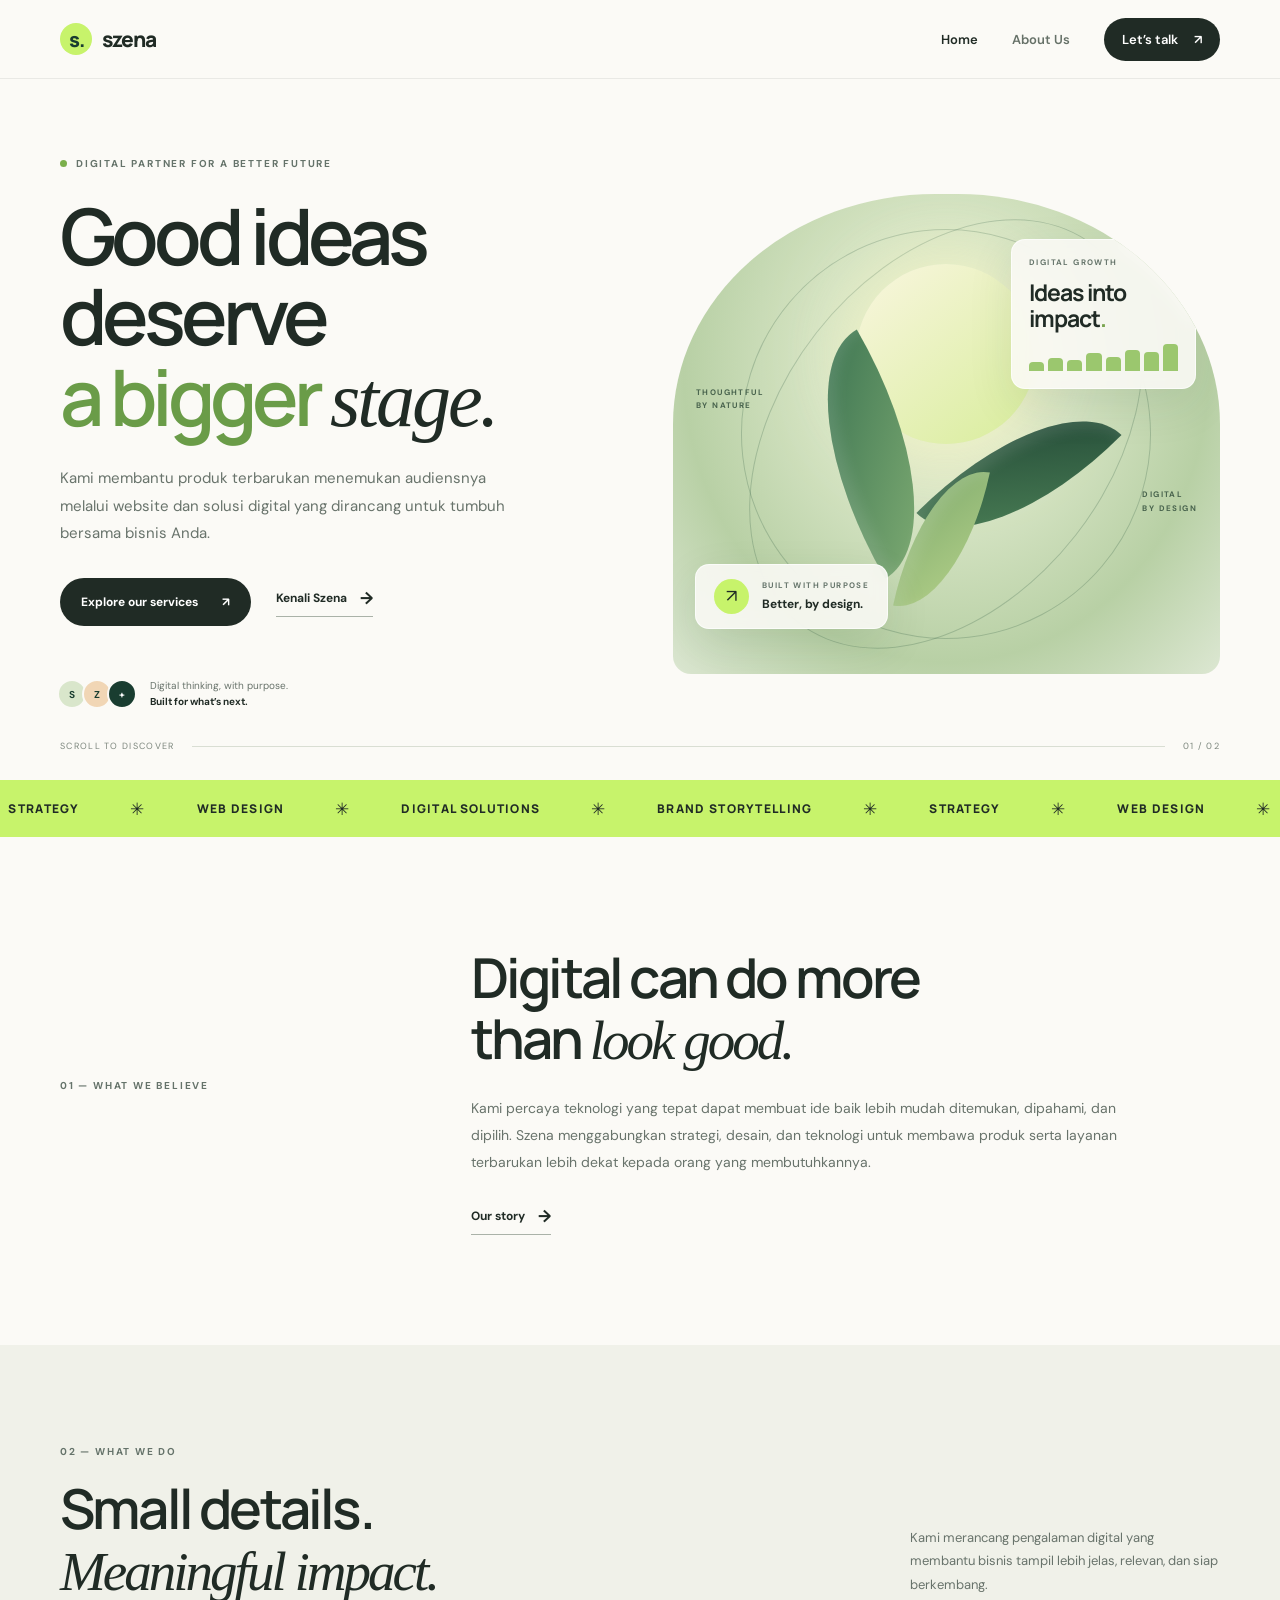
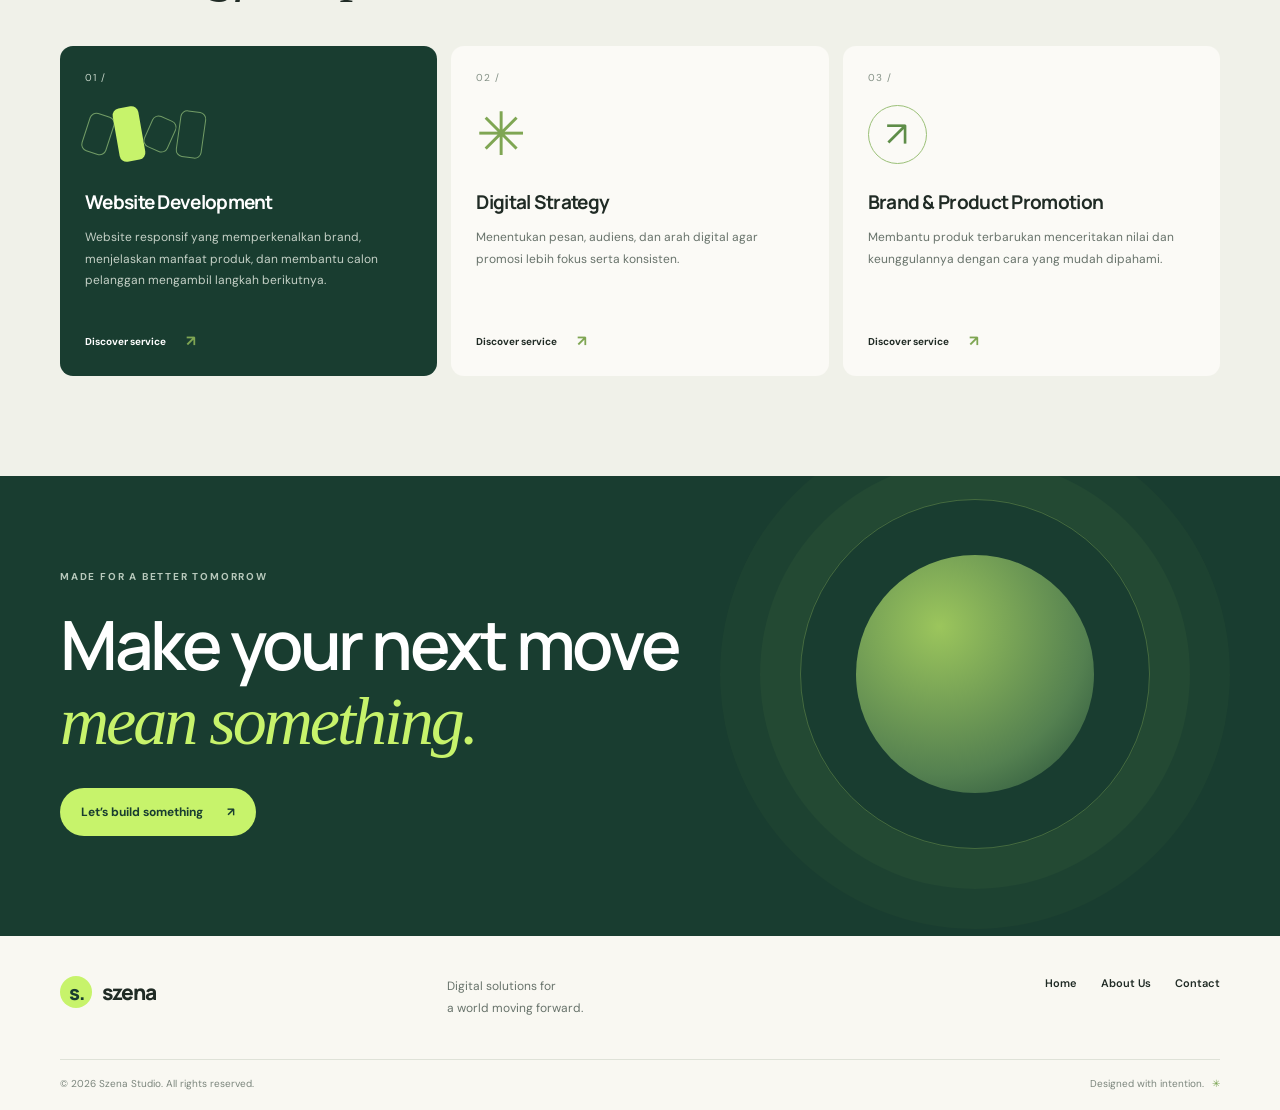
<file: index.html>
<!DOCTYPE html>
<html lang="id">
<head>
  <meta charset="UTF-8">
  <meta name="viewport" content="width=device-width, initial-scale=1.0">
  <meta name="description" content="Szena membantu brand produk terbarukan berkembang melalui website, strategi digital, dan pengalaman online yang berdampak.">
  <title>Szena — Digital, Made Meaningful</title>
  <link rel="preconnect" href="https://fonts.googleapis.com">
  <link rel="preconnect" href="https://fonts.gstatic.com" crossorigin>
  <link href="https://fonts.googleapis.com/css2?family=DM+Sans:wght@400;500;600;700&family=Manrope:wght@400;500;600;700;800&display=swap" rel="stylesheet">
  <link rel="stylesheet" href="style.css">
  <script src="script.js" defer></script>
</head>
<body>
  <header class="site-header">
    <div class="container nav-wrap">
      <a class="brand" href="index.html" aria-label="Szena Home"><span class="brand-mark">s.</span><span>szena</span></a>
      <button class="menu-toggle" type="button" aria-label="Buka menu" aria-expanded="false" aria-controls="main-nav"><span></span><span></span></button>
      <nav class="main-nav" id="main-nav" aria-label="Navigasi utama">
        <a class="nav-link active" href="index.html" aria-current="page">Home</a>
        <a class="nav-link" href="about.html">About Us</a>
        <a class="nav-cta" href="about.html#contact">Let’s talk <span aria-hidden="true">↗</span></a>
      </nav>
    </div>
  </header>

  <main>
    <section class="hero section-pad">
      <div class="container hero-grid">
        <div class="hero-copy">
          <p class="eyebrow"><span class="eyebrow-dot"></span> DIGITAL PARTNER FOR A BETTER FUTURE</p>
          <h1>Good ideas deserve<br><span class="text-green">a bigger</span> <span class="serif-word">stage.</span></h1>
          <p class="hero-lead">Kami membantu produk terbarukan menemukan audiensnya melalui website dan solusi digital yang dirancang untuk tumbuh bersama bisnis Anda.</p>
          <div class="hero-actions">
            <a class="button button-dark" href="about.html#services">Explore our services <span aria-hidden="true">↗</span></a>
            <a class="text-link" href="about.html">Kenali Szena <span aria-hidden="true">→</span></a>
          </div>
          <div class="hero-proof"><div class="avatar-stack" aria-hidden="true"><span>S</span><span>Z</span><span>+</span></div><p>Digital thinking, with purpose.<br><strong>Built for what’s next.</strong></p></div>
        </div>
        <div class="hero-art" aria-label="Ilustrasi abstrak pertumbuhan dan teknologi">
          <div class="art-orbit orbit-one"></div><div class="art-orbit orbit-two"></div>
          <div class="art-sun"></div>
          <div class="art-leaf leaf-one"></div><div class="art-leaf leaf-two"></div><div class="art-leaf leaf-three"></div>
          <div class="art-card card-top"><span class="mini-label">DIGITAL GROWTH</span><strong>Ideas into<br>impact<span>.</span></strong><div class="sparkline"><i></i><i></i><i></i><i></i><i></i><i></i><i></i><i></i></div></div>
          <div class="art-card card-bottom"><span class="card-icon">↗</span><div><span class="mini-label">BUILT WITH PURPOSE</span><strong>Better, by design.</strong></div></div>
          <span class="art-caption caption-left">THOUGHTFUL<br>BY NATURE</span><span class="art-caption caption-right">DIGITAL<br>BY DESIGN</span>
        </div>
      </div>
      <div class="container hero-bottom"><span>SCROLL TO DISCOVER</span><span class="scroll-line"></span><span>01 / 02</span></div>
    </section>

    <section class="marquee" aria-label="Layanan Szena"><div class="marquee-track"><span>STRATEGY</span><b>✳</b><span>WEB DESIGN</span><b>✳</b><span>DIGITAL SOLUTIONS</span><b>✳</b><span>BRAND STORYTELLING</span><b>✳</b><span>STRATEGY</span><b>✳</b><span>WEB DESIGN</span><b>✳</b></div></section>

    <section class="intro section-pad">
      <div class="container intro-grid">
        <p class="eyebrow">01 — WHAT WE BELIEVE</p>
        <div><h2>Digital can do more<br>than <span class="serif-word">look good.</span></h2><p class="section-copy">Kami percaya teknologi yang tepat dapat membuat ide baik lebih mudah ditemukan, dipahami, dan dipilih. Szena menggabungkan strategi, desain, dan teknologi untuk membawa produk serta layanan terbarukan lebih dekat kepada orang yang membutuhkannya.</p><a class="text-link" href="about.html">Our story <span aria-hidden="true">→</span></a></div>
      </div>
    </section>

    <section class="services-section section-pad" id="services">
      <div class="container">
        <div class="section-heading"><div><p class="eyebrow">02 — WHAT WE DO</p><h2>Small details.<br><span class="serif-word">Meaningful impact.</span></h2></div><p>Kami merancang pengalaman digital yang membantu bisnis tampil lebih jelas, relevan, dan siap berkembang.</p></div>
        <div class="service-grid">
          <article class="service-card service-featured"><div class="service-number">01 /</div><div class="service-symbol symbol-web"><span></span><span></span><span></span><span></span></div><h3>Website Development</h3><p>Website responsif yang memperkenalkan brand, menjelaskan manfaat produk, dan membantu calon pelanggan mengambil langkah berikutnya.</p><a href="about.html#services" aria-label="Pelajari layanan Website Development">Discover service <span>↗</span></a></article>
          <article class="service-card"><div class="service-number">02 /</div><div class="service-symbol symbol-strategy">✳</div><h3>Digital Strategy</h3><p>Menentukan pesan, audiens, dan arah digital agar promosi lebih fokus serta konsisten.</p><a href="about.html#services" aria-label="Pelajari layanan Digital Strategy">Discover service <span>↗</span></a></article>
          <article class="service-card"><div class="service-number">03 /</div><div class="service-symbol symbol-growth"><span>↗</span></div><h3>Brand & Product Promotion</h3><p>Membantu produk terbarukan menceritakan nilai dan keunggulannya dengan cara yang mudah dipahami.</p><a href="about.html#services" aria-label="Pelajari layanan Brand and Product Promotion">Discover service <span>↗</span></a></article>
        </div>
      </div>
    </section>

    <section class="statement-section"><div class="container statement-inner"><p class="eyebrow">MADE FOR A BETTER TOMORROW</p><h2>Make your next move<br><span class="serif-word">mean something.</span></h2><a class="button button-light" href="about.html#contact">Let’s build something <span>↗</span></a><div class="statement-orb"></div></div></section>
  </main>

  <footer class="site-footer"><div class="container footer-top"><a class="brand brand-footer" href="index.html"><span class="brand-mark">s.</span><span>szena</span></a><p>Digital solutions for<br>a world moving forward.</p><div class="footer-links"><a href="index.html">Home</a><a href="about.html">About Us</a><a href="about.html#contact">Contact</a></div></div><div class="container footer-bottom"><span>© <span data-year></span> Szena Studio. All rights reserved.</span><span>Designed with intention. <span class="footer-heart">✳</span></span></div></footer>
</body>
</html>
</file>
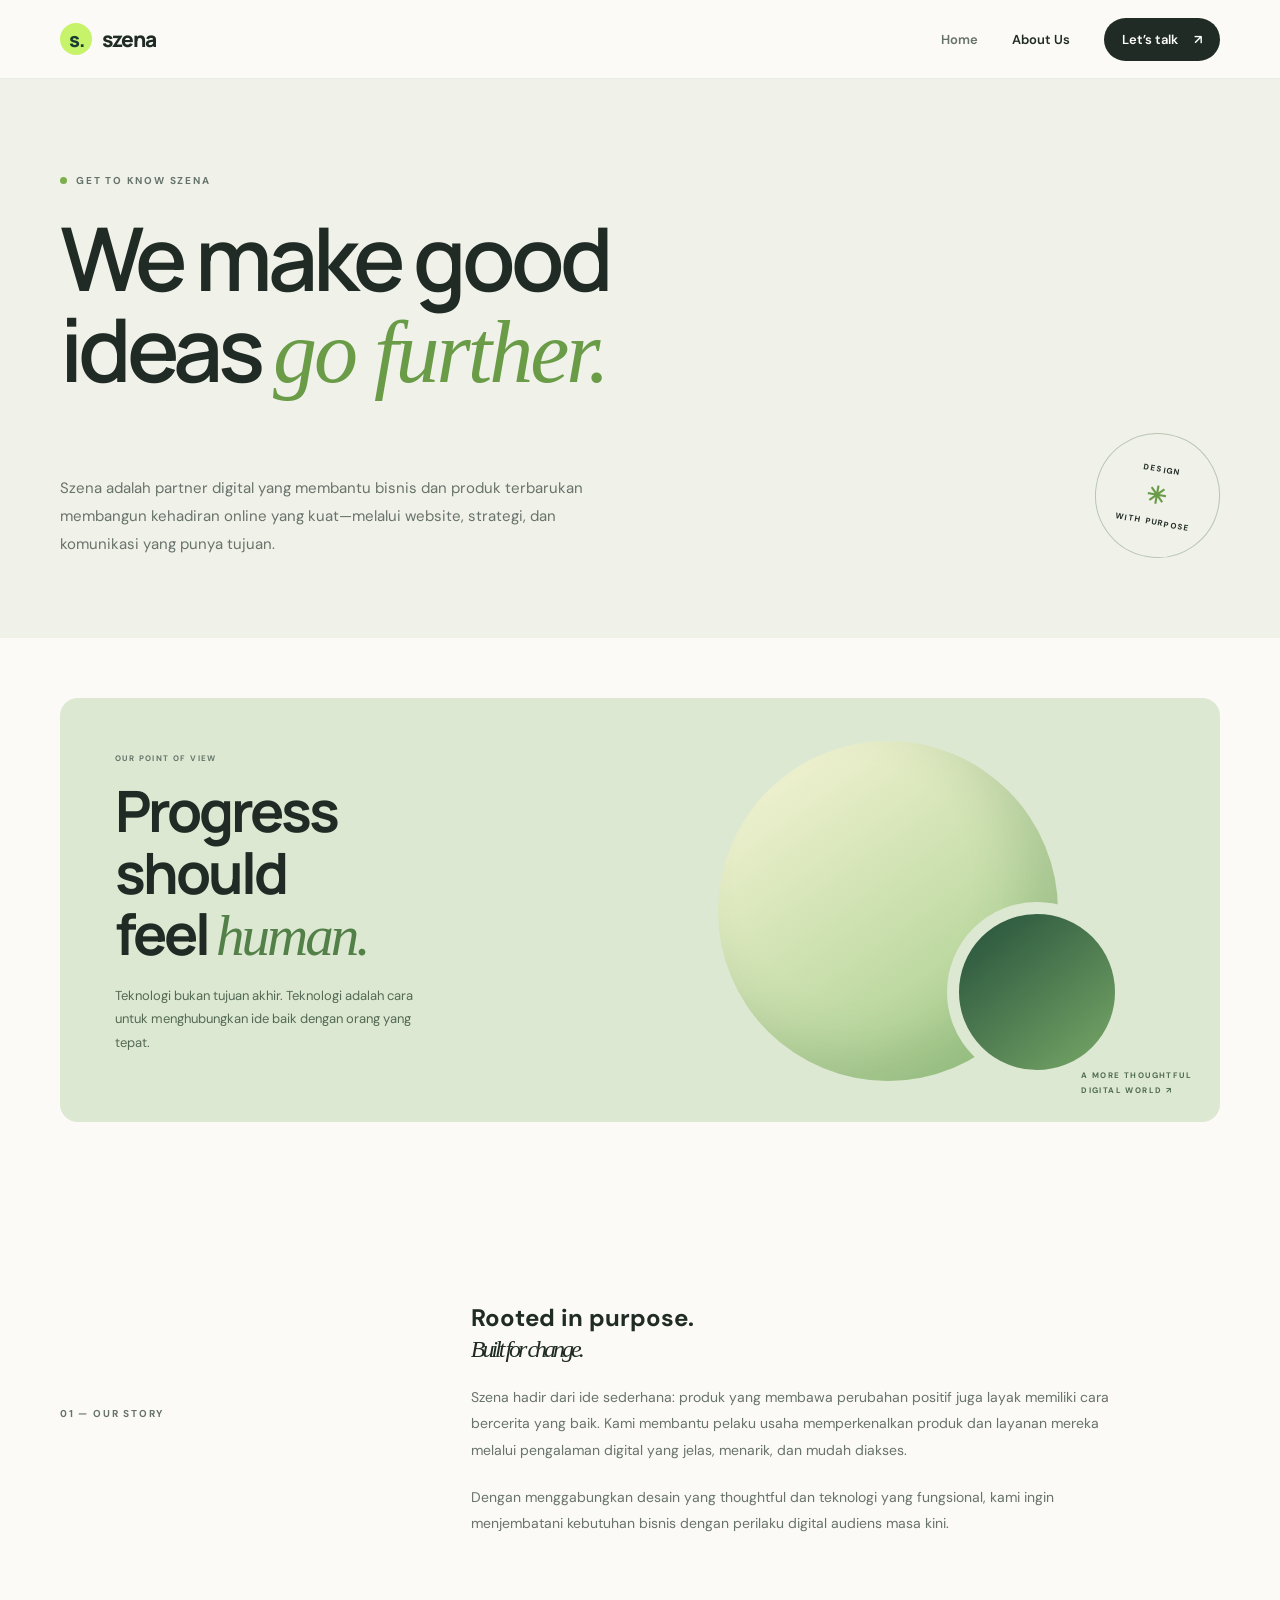
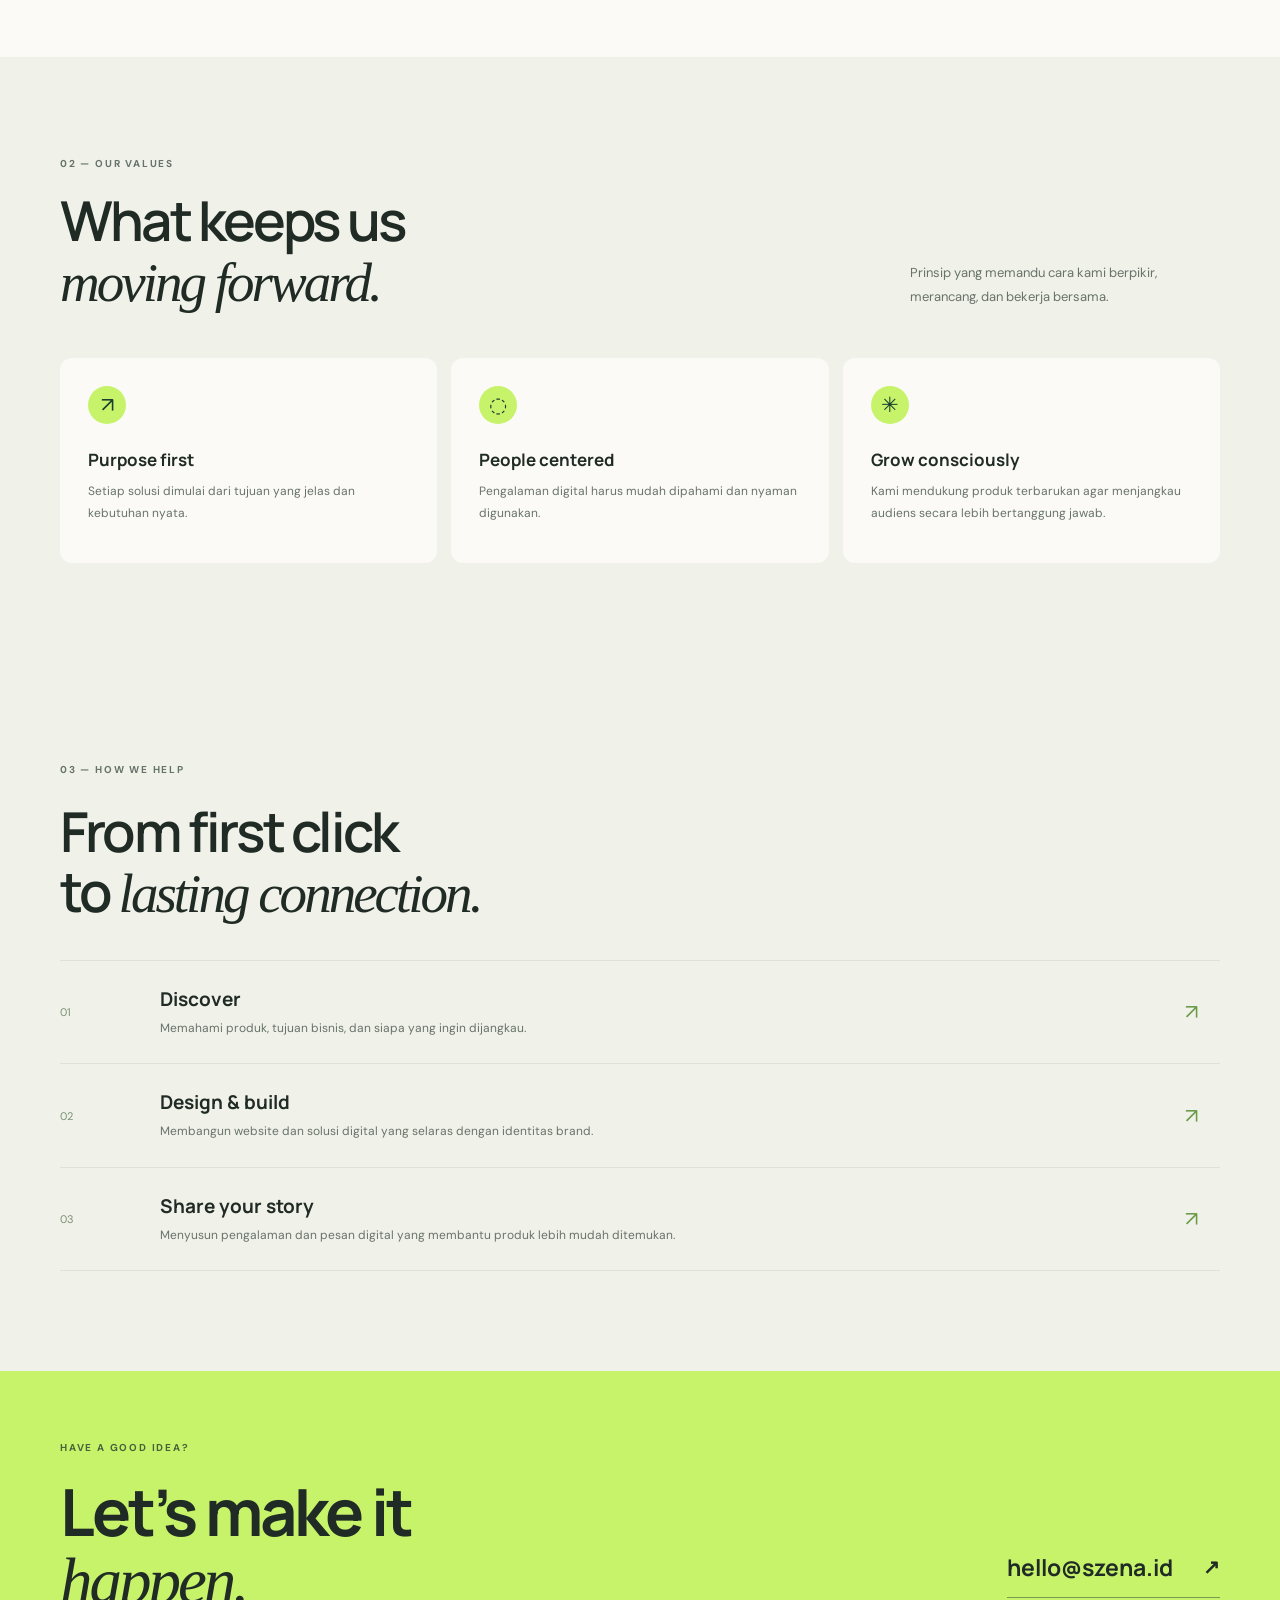
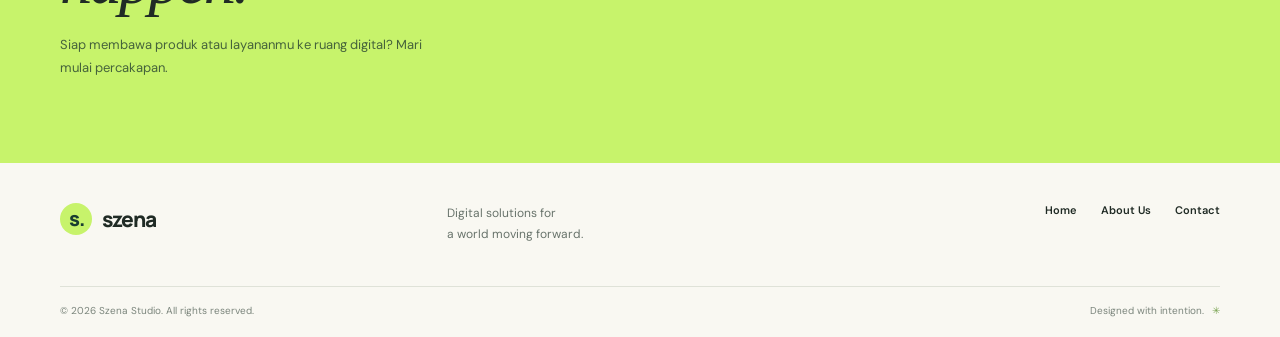
<file: about.html>
<!DOCTYPE html>
<html lang="id">
<head>
  <meta charset="UTF-8">
  <meta name="viewport" content="width=device-width, initial-scale=1.0">
  <meta name="description" content="Kenali Szena, partner digital untuk website dan promosi produk terbarukan.">
  <title>About Us — Szena</title>
  <link rel="preconnect" href="https://fonts.googleapis.com">
  <link rel="preconnect" href="https://fonts.gstatic.com" crossorigin>
  <link href="https://fonts.googleapis.com/css2?family=DM+Sans:wght@400;500;600;700&family=Manrope:wght@400;500;600;700;800&display=swap" rel="stylesheet">
  <link rel="stylesheet" href="style.css">
  <script src="script.js" defer></script>
</head>
<body>
  <header class="site-header">
    <div class="container nav-wrap">
      <a class="brand" href="index.html" aria-label="Szena Home"><span class="brand-mark">s.</span><span>szena</span></a>
      <button class="menu-toggle" type="button" aria-label="Buka menu" aria-expanded="false" aria-controls="main-nav"><span></span><span></span></button>
      <nav class="main-nav" id="main-nav" aria-label="Navigasi utama">
        <a class="nav-link" href="index.html">Home</a>
        <a class="nav-link active" href="about.html" aria-current="page">About Us</a>
        <a class="nav-cta" href="#contact">Let’s talk <span aria-hidden="true">↗</span></a>
      </nav>
    </div>
  </header>

  <main>
    <section class="about-hero section-pad">
      <div class="container">
        <p class="eyebrow"><span class="eyebrow-dot"></span> GET TO KNOW SZENA</p>
        <h1>We make good<br>ideas <span class="serif-word">go further.</span></h1>
        <div class="about-hero-bottom"><p>Szena adalah partner digital yang membantu bisnis dan produk terbarukan membangun kehadiran online yang kuat—melalui website, strategi, dan komunikasi yang punya tujuan.</p><div class="about-stamp"><span>DESIGN</span><b>✳</b><span>WITH PURPOSE</span></div></div>
      </div>
    </section>

    <section class="about-visual-section"><div class="container about-visual"><div class="visual-copy"><span class="mini-label">OUR POINT OF VIEW</span><h2>Progress should<br>feel <span class="serif-word">human.</span></h2><p>Teknologi bukan tujuan akhir. Teknologi adalah cara untuk menghubungkan ide baik dengan orang yang tepat.</p></div><div class="visual-shape shape-big"></div><div class="visual-shape shape-small"></div><span class="visual-note">A MORE THOUGHTFUL<br>DIGITAL WORLD ↗</span></div></section>

    <section class="about-story section-pad"><div class="container intro-grid"><p class="eyebrow">01 — OUR STORY</p><div><h2>Rooted in purpose.<br><span class="serif-word">Built for change.</span></h2><p class="section-copy">Szena hadir dari ide sederhana: produk yang membawa perubahan positif juga layak memiliki cara bercerita yang baik. Kami membantu pelaku usaha memperkenalkan produk dan layanan mereka melalui pengalaman digital yang jelas, menarik, dan mudah diakses.</p><p class="section-copy">Dengan menggabungkan desain yang thoughtful dan teknologi yang fungsional, kami ingin menjembatani kebutuhan bisnis dengan perilaku digital audiens masa kini.</p></div></div></section>

    <section class="values-section section-pad"><div class="container"><div class="section-heading"><div><p class="eyebrow">02 — OUR VALUES</p><h2>What keeps us<br><span class="serif-word">moving forward.</span></h2></div><p>Prinsip yang memandu cara kami berpikir, merancang, dan bekerja bersama.</p></div><div class="values-grid"><article class="value-card"><span class="value-icon">↗</span><h3>Purpose first</h3><p>Setiap solusi dimulai dari tujuan yang jelas dan kebutuhan nyata.</p></article><article class="value-card"><span class="value-icon">◌</span><h3>People centered</h3><p>Pengalaman digital harus mudah dipahami dan nyaman digunakan.</p></article><article class="value-card"><span class="value-icon">✳</span><h3>Grow consciously</h3><p>Kami mendukung produk terbarukan agar menjangkau audiens secara lebih bertanggung jawab.</p></article></div></div></section>

    <section class="services-section section-pad" id="services"><div class="container"><p class="eyebrow">03 — HOW WE HELP</p><h2>From first click<br>to <span class="serif-word">lasting connection.</span></h2><div class="process-list"><article><span>01</span><div><h3>Discover</h3><p>Memahami produk, tujuan bisnis, dan siapa yang ingin dijangkau.</p></div><span class="process-arrow">↗</span></article><article><span>02</span><div><h3>Design & build</h3><p>Membangun website dan solusi digital yang selaras dengan identitas brand.</p></div><span class="process-arrow">↗</span></article><article><span>03</span><div><h3>Share your story</h3><p>Menyusun pengalaman dan pesan digital yang membantu produk lebih mudah ditemukan.</p></div><span class="process-arrow">↗</span></article></div></div></section>

    <section class="contact-section" id="contact"><div class="container contact-inner"><div><p class="eyebrow">HAVE A GOOD IDEA?</p><h2>Let’s make it<br><span class="serif-word">happen.</span></h2><p>Siap membawa produk atau layananmu ke ruang digital? Mari mulai percakapan.</p></div><a class="contact-link" href="mailto:hello@szena.id">hello@szena.id <span>↗</span></a></div></section>
  </main>

  <footer class="site-footer"><div class="container footer-top"><a class="brand brand-footer" href="index.html"><span class="brand-mark">s.</span><span>szena</span></a><p>Digital solutions for<br>a world moving forward.</p><div class="footer-links"><a href="index.html">Home</a><a href="about.html">About Us</a><a href="#contact">Contact</a></div></div><div class="container footer-bottom"><span>© <span data-year></span> Szena Studio. All rights reserved.</span><span>Designed with intention. <span class="footer-heart">✳</span></span></div></footer>
</body>
</html>
</file>
<file: style.css>
:root{--cream:#f5f3eb;--paper:#fbfaf6;--ink:#202b25;--muted:#68736b;--green:#c7f36b;--deep:#193d30;--line:#dfe2d8;--serif:Georgia,"Times New Roman",serif;--sans:"DM Sans",Arial,sans-serif;--display:"Manrope",Arial,sans-serif}*{box-sizing:border-box}html{scroll-behavior:smooth;scroll-padding-top:90px}body{margin:0;background:var(--paper);color:var(--ink);font-family:var(--sans);-webkit-font-smoothing:antialiased}a{color:inherit;text-decoration:none}button{font:inherit}.container{width:min(1160px,calc(100% - 64px));margin-inline:auto}.site-header{position:sticky;top:0;z-index:100;background:rgba(251,250,246,.92);backdrop-filter:blur(14px);border-bottom:1px solid rgba(32,43,37,.08)}.nav-wrap{height:78px;display:flex;align-items:center;justify-content:space-between}.brand{display:inline-flex;align-items:center;gap:10px;font-family:var(--display);font-size:21px;font-weight:800;letter-spacing:-1px}.brand-mark{display:grid;place-items:center;width:32px;height:32px;border-radius:50%;background:var(--green);font-size:20px;color:var(--deep)}.main-nav{display:flex;align-items:center;gap:34px;font-size:13px;font-weight:600}.nav-link{color:#667168;transition:color .2s}.nav-link:hover,.nav-link.active{color:var(--ink)}.nav-cta{background:var(--ink);color:white;padding:13px 18px;border-radius:30px;display:flex;gap:16px;align-items:center;transition:transform .2s,background .2s}.nav-cta:hover,.button:hover{transform:translateY(-2px);background:#355344}.menu-toggle{display:none;border:0;background:none;padding:8px;cursor:pointer}.menu-toggle span{display:block;width:23px;height:2px;background:var(--ink);margin:5px}.section-pad{padding:100px 0}.hero{padding:78px 0 28px;overflow:hidden}.hero-grid{display:grid;grid-template-columns:1.03fr .97fr;align-items:center;gap:32px;min-height:510px}.eyebrow{font-size:10px;letter-spacing:1.8px;font-weight:700;color:#65736a;margin:0 0 25px;display:flex;align-items:center;gap:9px}.eyebrow-dot{display:inline-block;width:7px;height:7px;border-radius:50%;background:#7baf4b}.hero h1,.about-hero h1{font-family:var(--display);font-size:clamp(48px,6.1vw,78px);line-height:1.03;letter-spacing:-5px;font-weight:600;margin:0 0 25px}.text-green{color:#6a9c48}.serif-word{font-family:var(--serif);font-style:italic;font-weight:400;letter-spacing:-3px}.hero-lead,.about-hero-bottom>p{max-width:475px;color:var(--muted);font-size:15px;line-height:1.85;margin:0}.hero-actions{display:flex;align-items:center;gap:25px;margin-top:30px}.button{display:inline-flex;align-items:center;gap:24px;border-radius:40px;padding:16px 21px;font-size:12px;font-weight:700;transition:transform .2s,background .2s}.button-dark{background:var(--ink);color:white}.button-light{background:var(--green);color:var(--deep)}.text-link{display:inline-flex;gap:13px;align-items:center;font-size:12px;font-weight:700;border-bottom:1px solid #aab2a8;padding-bottom:7px}.text-link span{font-size:17px}.hero-proof{display:flex;align-items:center;gap:13px;margin-top:52px}.avatar-stack{display:flex;padding-left:2px}.avatar-stack span{width:30px;height:30px;display:grid;place-items:center;border-radius:50%;border:2px solid var(--paper);margin-left:-5px;background:#d9e6cb;color:var(--deep);font-size:10px;font-weight:700}.avatar-stack span:nth-child(2){background:#f1d6b5}.avatar-stack span:nth-child(3){background:var(--deep);color:white}.hero-proof p{font-size:10px;line-height:1.6;color:var(--muted);margin:0}.hero-proof strong{color:var(--ink)}.hero-art{height:480px;position:relative;overflow:hidden;border-radius:48% 48% 18px 18px;background:#e6edda;background-image:radial-gradient(ellipse at 50% 36%,#f8f4d5 0,#d6e4c4 34%,#b8d0a5 68%,#dce7d2 100%)}.art-orbit{position:absolute;border:1px solid rgba(31,73,51,.22);border-radius:50%;width:410px;height:410px;left:50%;top:50%;transform:translate(-50%,-50%) rotate(-28deg)}.orbit-two{width:330px;height:480px;transform:translate(-50%,-50%) rotate(38deg)}.art-sun{position:absolute;width:180px;height:180px;border-radius:50%;background:linear-gradient(140deg,#f9f6df,#d8ed9b);top:70px;left:calc(50% - 90px);box-shadow:0 0 80px rgba(243,247,190,.65)}.art-leaf{position:absolute;background:linear-gradient(135deg,#2e684b,#8cb779);border-radius:100% 0 100% 0;transform:rotate(-35deg);box-shadow:inset 9px 0 14px rgba(255,255,255,.12)}.leaf-one{height:230px;width:100px;left:27%;top:145px;transform:rotate(-30deg)}.leaf-two{height:200px;width:90px;left:55%;top:180px;transform:rotate(45deg);background:linear-gradient(130deg,#193d30,#548b5c)}.leaf-three{height:150px;width:67px;left:43%;top:270px;transform:rotate(12deg);background:linear-gradient(130deg,#7da96c,#b6d28a)}.art-card{position:absolute;background:rgba(251,250,246,.88);backdrop-filter:blur(8px);border:1px solid rgba(255,255,255,.7);box-shadow:0 16px 45px rgba(32,65,43,.1);border-radius:14px;padding:17px}.card-top{top:45px;right:24px;width:185px}.mini-label{font-size:8px;letter-spacing:1.4px;font-weight:700;color:#66756b;display:block}.card-top strong{font-family:var(--display);font-size:23px;line-height:1.13;letter-spacing:-1px;display:block;margin-top:12px}.card-top strong span{color:#78a34d}.sparkline{height:27px;display:flex;align-items:end;gap:4px;margin-top:13px}.sparkline i{width:12%;background:#9bc76e;border-radius:4px 4px 0 0}.sparkline i:nth-child(1){height:30%}.sparkline i:nth-child(2){height:45%}.sparkline i:nth-child(3){height:38%}.sparkline i:nth-child(4){height:65%}.sparkline i:nth-child(5){height:52%}.sparkline i:nth-child(6){height:75%}.sparkline i:nth-child(7){height:68%}.sparkline i:nth-child(8){height:100%}.card-bottom{bottom:45px;left:22px;display:flex;align-items:center;gap:13px;padding:14px 18px}.card-bottom strong{font-size:12px;display:block;margin-top:6px}.card-icon{width:35px;height:35px;display:grid;place-items:center;border-radius:50%;background:var(--green);font-size:18px}.art-caption{position:absolute;font-size:8px;line-height:1.7;letter-spacing:1.4px;font-weight:700;color:#48634d}.caption-left{left:23px;top:40%}.caption-right{right:23px;bottom:33%}.hero-bottom{display:flex;align-items:center;gap:18px;margin-top:30px;color:#7d877e;font-size:9px;letter-spacing:1.3px}.scroll-line{height:1px;background:#d9ded3;flex:1}.marquee{overflow:hidden;background:var(--green);padding:17px 0}.marquee-track{display:flex;justify-content:space-around;align-items:center;gap:34px;white-space:nowrap;font-family:var(--display);font-size:12px;font-weight:800;letter-spacing:1.3px}.marquee-track b{font-size:17px;font-weight:400}.intro{padding:110px 0}.intro-grid{display:grid;grid-template-columns:.65fr 1.35fr;gap:50px}.intro-grid>.eyebrow{margin-top:14px}.intro h2,.section-heading h2,.services-section>.container>h2{font-family:var(--display);font-size:clamp(36px,4.3vw,56px);line-height:1.1;letter-spacing:-2.8px;font-weight:600;margin:0 0 24px}.section-copy{max-width:650px;color:var(--muted);font-size:14px;line-height:1.9;margin:0 0 20px}.intro .text-link{margin-top:10px}.services-section{background:#f0f1e9;padding:100px 0}.section-heading{display:flex;justify-content:space-between;align-items:end;gap:35px;margin-bottom:44px}.section-heading .eyebrow{margin-bottom:20px}.section-heading h2{margin:0}.section-heading>p{max-width:310px;color:var(--muted);font-size:13px;line-height:1.8;margin:0 0 6px}.service-grid{display:grid;grid-template-columns:repeat(3,1fr);gap:14px}.service-card{min-height:330px;background:#fbfaf6;border-radius:13px;padding:25px;display:flex;flex-direction:column;align-items:flex-start;transition:transform .25s,box-shadow .25s}.service-card:hover{transform:translateY(-5px);box-shadow:0 15px 35px rgba(32,43,37,.07)}.service-featured{background:var(--deep);color:white}.service-number{font-size:10px;letter-spacing:1px;color:#849186}.service-featured .service-number{color:#c4d4c7}.service-symbol{height:80px;width:100%;display:flex;align-items:center;justify-content:flex-start;margin:10px 0 15px}.symbol-web{gap:5px;align-items:center}.symbol-web span{width:26px;height:40px;border:1px solid #719b65;border-radius:7px;transform:rotate(18deg)}.symbol-web span:nth-child(2){height:54px;background:#c7f36b;border:0;transform:rotate(-10deg)}.symbol-web span:nth-child(3){height:34px;transform:rotate(24deg)}.symbol-web span:nth-child(4){height:47px;transform:rotate(8deg)}.symbol-strategy{font-size:60px;color:#7fa653}.symbol-growth span{display:grid;place-items:center;width:59px;height:59px;border:1px solid #9bc078;border-radius:50%;font-size:35px;color:#5e8d48}.service-card h3{font-family:var(--display);font-size:19px;letter-spacing:-.7px;margin:0 0 12px}.service-card p{font-size:12px;line-height:1.8;color:var(--muted);margin:0 0 23px}.service-featured p{color:#c4d0c6}.service-card>a{margin-top:auto;font-size:10px;font-weight:700;display:flex;gap:20px;align-items:center}.service-card>a span{font-size:15px;color:#7fa653}.statement-section{background:var(--deep);color:white;overflow:hidden}.statement-inner{position:relative;padding:94px 0 100px;min-height:385px}.statement-inner .eyebrow{color:#b8c9bc}.statement-inner h2{position:relative;z-index:2;font-family:var(--display);font-size:clamp(40px,5.6vw,68px);line-height:1.08;letter-spacing:-3.5px;font-weight:600;margin:0 0 30px}.statement-inner .serif-word{color:var(--green)}.statement-orb{position:absolute;width:350px;height:350px;border:1px solid rgba(199,243,107,.25);border-radius:50%;right:6%;top:5%;box-shadow:0 0 0 40px rgba(199,243,107,.035),0 0 0 80px rgba(199,243,107,.025)}.statement-orb:after{content:"";position:absolute;inset:55px;border-radius:50%;background:radial-gradient(circle at 35% 30%,#c7f36b,#68975b 65%,#244e3a);opacity:.75}.site-footer{background:#f9f8f2;padding:40px 0 20px}.footer-top{display:grid;grid-template-columns:1fr 1fr 1fr;align-items:start;padding-bottom:40px}.brand-footer{align-self:start}.footer-top>p{margin:0;color:var(--muted);font-size:12px;line-height:1.8}.footer-links{display:flex;justify-content:flex-end;gap:24px;font-size:11px;font-weight:600}.footer-links a:hover{color:#6a9c48}.footer-bottom{border-top:1px solid var(--line);padding-top:17px;display:flex;justify-content:space-between;color:#7b857c;font-size:10px}.footer-heart{color:#77a24f;margin-left:5px}.about-hero{padding:95px 0 80px;background:#f0f1e9}.about-hero h1{font-size:clamp(54px,7vw,88px);max-width:900px;margin-bottom:35px}.about-hero h1 .serif-word{color:#6a9c48}.about-hero-bottom{display:flex;justify-content:space-between;align-items:end;gap:35px}.about-hero-bottom>p{max-width:530px}.about-stamp{width:125px;height:125px;flex-shrink:0;border:1px solid #b9c6b5;border-radius:50%;display:flex;flex-direction:column;align-items:center;justify-content:center;gap:6px;font-size:8px;letter-spacing:1.4px;font-weight:700;transform:rotate(10deg)}.about-stamp b{font-size:24px;color:#6a9c48}.about-visual-section{padding:60px 0 80px}.about-visual{position:relative;min-height:410px;border-radius:18px;overflow:hidden;background:#dce8d1;padding:55px;display:flex;align-items:center}.visual-copy{position:relative;z-index:3;max-width:390px}.visual-copy h2{font-family:var(--display);font-size:clamp(37px,4.5vw,57px);line-height:1.08;letter-spacing:-3px;margin:17px 0}.visual-copy h2 .serif-word{color:#538048}.visual-copy p{max-width:300px;color:#536954;font-size:13px;line-height:1.8}.visual-shape{position:absolute;border-radius:50%;background:linear-gradient(145deg,#f9f6d9,#9fca85);right:14%;top:10%;width:340px;height:340px;box-shadow:inset -35px -30px 50px rgba(44,94,52,.16)}.shape-small{width:180px;height:180px;right:8%;top:48%;background:linear-gradient(140deg,#244f3a,#79a968);border:12px solid #dce8d1;box-shadow:none}.visual-note{position:absolute;right:28px;bottom:25px;font-size:8px;letter-spacing:1.4px;line-height:1.8;font-weight:700;color:#4f6b51}.about-story{padding-top:80px}.values-section{background:#f0f1e9}.values-grid{display:grid;grid-template-columns:repeat(3,1fr);gap:14px}.value-card{padding:28px;background:#fbfaf6;border-radius:12px;min-height:205px}.value-icon{display:grid;place-items:center;width:38px;height:38px;border-radius:50%;background:var(--green);color:var(--deep);font-size:21px;margin-bottom:24px}.value-card h3{font-family:var(--display);font-size:17px;margin:0 0 10px}.value-card p{font-size:12px;line-height:1.8;color:var(--muted);margin:0}.process-list{margin-top:35px;border-top:1px solid var(--line)}.process-list article{display:grid;grid-template-columns:80px 1fr 35px;align-items:center;gap:20px;padding:25px 0;border-bottom:1px solid var(--line)}.process-list article>span:first-child{font-size:11px;color:#7b9277}.process-list h3{font-family:var(--display);font-size:19px;margin:0 0 6px}.process-list p{font-size:12px;color:var(--muted);margin:0;line-height:1.7}.process-arrow{font-size:21px;color:#6a9c48}.contact-section{background:var(--green);padding:70px 0}.contact-inner{display:flex;justify-content:space-between;align-items:center;gap:30px}.contact-inner .eyebrow{color:#45633b}.contact-inner h2{font-family:var(--display);font-size:clamp(43px,5.4vw,65px);line-height:1.03;letter-spacing:-3px;margin:0 0 18px}.contact-inner p:not(.eyebrow){font-size:13px;color:#45633b;max-width:390px;line-height:1.8}.contact-link{display:flex;align-items:center;gap:30px;border-bottom:1px solid rgba(32,43,37,.45);padding:14px 0;font-family:var(--display);font-size:clamp(17px,2vw,23px);font-weight:700}.contact-link span{font-size:20px}
@media(max-width:850px){.container{width:min(100% - 40px,680px)}.hero{padding-top:55px}.hero-grid{grid-template-columns:1fr;gap:35px}.hero-copy{max-width:650px}.hero h1{font-size:clamp(49px,9vw,72px)}.hero-art{height:430px;max-width:560px;width:100%;margin:auto}.hero-proof{margin-top:35px}.intro-grid{grid-template-columns:1fr;gap:20px}.intro-grid>.eyebrow{margin:0}.section-heading{align-items:flex-start;flex-direction:column;gap:18px}.section-heading>p{max-width:520px}.service-grid{grid-template-columns:1fr 1fr}.service-card:last-child{grid-column:span 2;min-height:280px}.footer-top{grid-template-columns:1fr 1fr;row-gap:25px}.footer-links{grid-column:1/-1;justify-content:flex-start}.about-hero{padding-top:75px}.about-hero-bottom{align-items:start}.about-visual{min-height:370px;padding:35px}.visual-shape{right:5%;width:290px;height:290px}.shape-small{width:140px;height:140px;right:3%;top:55%}.statement-orb{right:-10%;opacity:.65}}
@media(max-width:600px){.container{width:calc(100% - 36px)}.nav-wrap{height:68px}.menu-toggle{display:block;z-index:3}.main-nav{display:none;position:absolute;top:67px;left:0;right:0;padding:20px 18px 24px;background:var(--paper);border-bottom:1px solid var(--line);flex-direction:column;align-items:stretch;gap:0}.main-nav.is-open{display:flex}.main-nav .nav-link{padding:14px 3px;border-bottom:1px solid var(--line)}.main-nav .nav-cta{justify-content:space-between;margin-top:15px}.hero{padding-top:45px}.hero h1,.about-hero h1{letter-spacing:-3.3px}.hero-lead{font-size:14px}.hero-actions{align-items:flex-start;flex-direction:column;gap:18px}.hero-art{height:355px;border-radius:42% 42% 14px 14px}.art-sun{width:140px;height:140px;left:calc(50% - 70px);top:55px}.leaf-one{height:170px;width:75px;top:125px;left:24%}.leaf-two{height:155px;width:68px;top:155px;left:57%}.leaf-three{height:110px;width:50px;top:220px}.art-card{padding:12px}.card-top{top:22px;right:12px;width:145px}.card-top strong{font-size:18px}.card-bottom{left:12px;bottom:20px;gap:8px}.card-bottom strong{font-size:10px}.card-icon{width:29px;height:29px}.caption-left{left:12px;top:39%}.caption-right{right:12px;bottom:35%}.hero-bottom{margin-top:20px;font-size:8px}.marquee-track{justify-content:flex-start;gap:22px;font-size:10px}.section-pad{padding:70px 0}.intro h2,.section-heading h2,.services-section>.container>h2{font-size:39px;letter-spacing:-2px}.serif-word{letter-spacing:-2px}.intro{padding:75px 0}.services-section{padding:72px 0}.service-grid{grid-template-columns:1fr}.service-card,.service-card:last-child{grid-column:auto;min-height:285px}.service-symbol{height:62px}.statement-inner{padding:72px 0 75px;min-height:350px}.statement-inner h2{font-size:43px;letter-spacing:-2px}.statement-orb{width:220px;height:220px;right:-32%;top:20%;opacity:.4}.footer-top{grid-template-columns:1fr 1fr;gap:20px}.footer-top>p{font-size:11px}.footer-links{gap:18px}.footer-bottom{gap:12px;flex-direction:column;font-size:9px}.about-hero{padding:65px 0 55px}.about-hero h1{font-size:clamp(47px,12vw,68px)}.about-hero-bottom{flex-direction:column;gap:30px}.about-stamp{width:100px;height:100px;align-self:flex-end}.about-visual-section{padding:35px 0 55px}.about-visual{min-height:410px;padding:28px 22px;align-items:flex-start}.visual-copy{max-width:290px}.visual-copy h2{font-size:40px;letter-spacing:-2px}.visual-shape{width:200px;height:200px;top:auto;bottom:20px;right:-20px}.shape-small{width:100px;height:100px;top:auto;bottom:4px;right:6px;border-width:7px}.visual-note{right:15px;bottom:15px;font-size:7px}.values-grid{grid-template-columns:1fr}.value-card{min-height:unset}.process-list article{grid-template-columns:35px 1fr 20px;gap:10px;padding:22px 0}.process-list h3{font-size:17px}.contact-inner{align-items:flex-start;flex-direction:column}.contact-inner h2{font-size:48px}.contact-link{margin-top:10px}.contact-section{padding:60px 0}}
@media(prefers-reduced-motion:reduce){html{scroll-behavior:auto}*,*::before,*::after{animation-duration:.01ms!important;animation-iteration-count:1!important;transition-duration:.01ms!important}}
</file>
